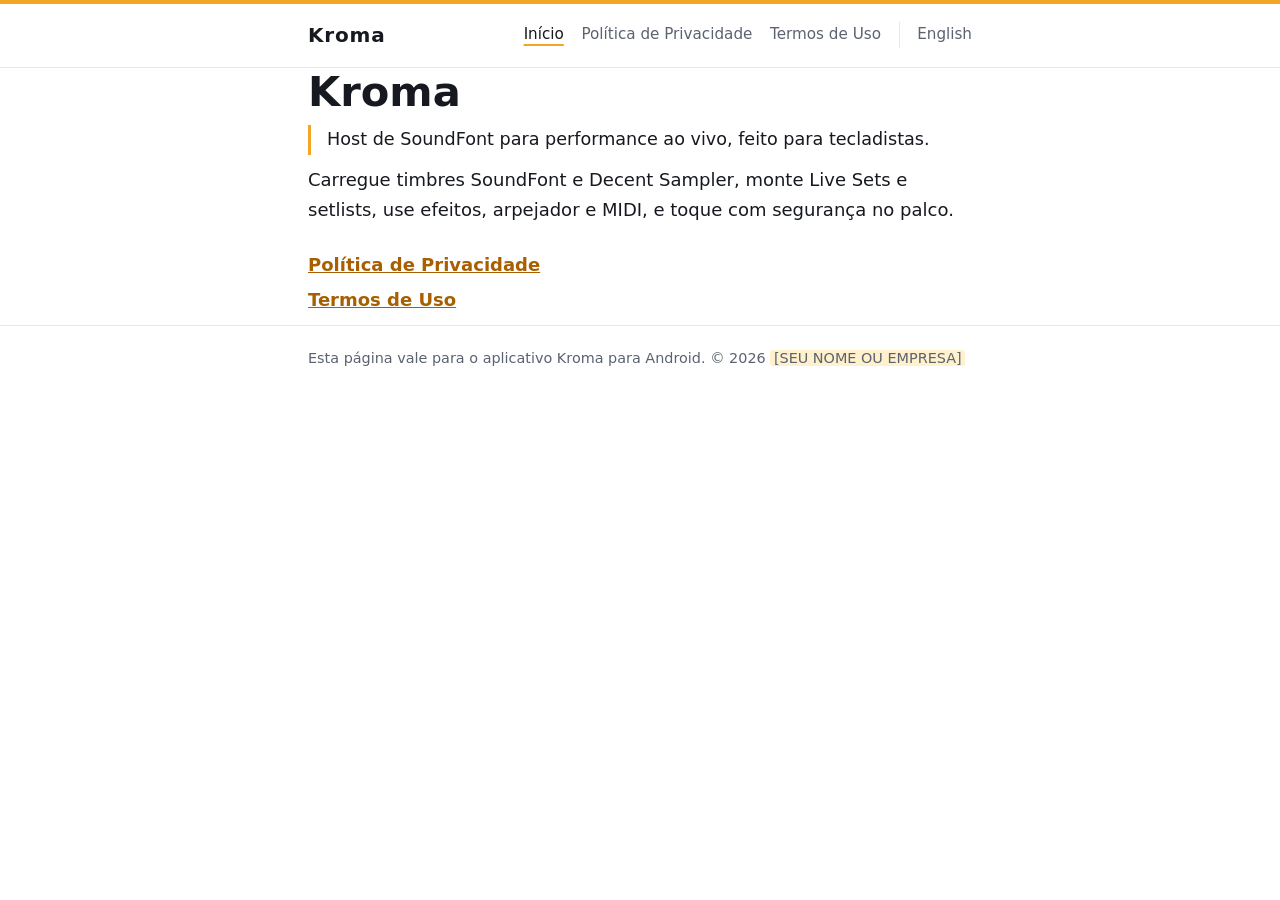
<file: kroma-site1/kroma-site/index.html>
<!DOCTYPE html>
<html lang="pt-BR"><head><meta charset="utf-8"><meta name="viewport" content="width=device-width,initial-scale=1">
<title>Kroma</title><meta name="description" content="Kroma: host de SoundFont para performance ao vivo."><meta name="color-scheme" content="light dark">
<link rel="alternate" hreflang="en" href="en/">
<link rel="stylesheet" href="style.css"></head><body>
<header><div class="w"><a class="brand" href="./">Kroma</a><nav><a href="./" aria-current="page">Início</a><a href="privacidade/">Política de Privacidade</a><a href="termos/">Termos de Uso</a><a class="lg" href="en/" lang="en">English</a></nav></div></header>
<main class="w"><h1>Kroma</h1><p class="lead">Host de SoundFont para performance ao vivo, feito para tecladistas.</p><p>Carregue timbres SoundFont e Decent Sampler, monte Live Sets e setlists, use efeitos, arpejador e MIDI, e toque com segurança no palco.</p><ul class="links"><li><a href="privacidade/">Política de Privacidade</a></li><li><a href="termos/">Termos de Uso</a></li></ul></main>
<footer><div class="w">Esta página vale para o aplicativo Kroma para Android. © 2026 <mark>[SEU NOME OU EMPRESA]</mark></div></footer></body></html>
</file>
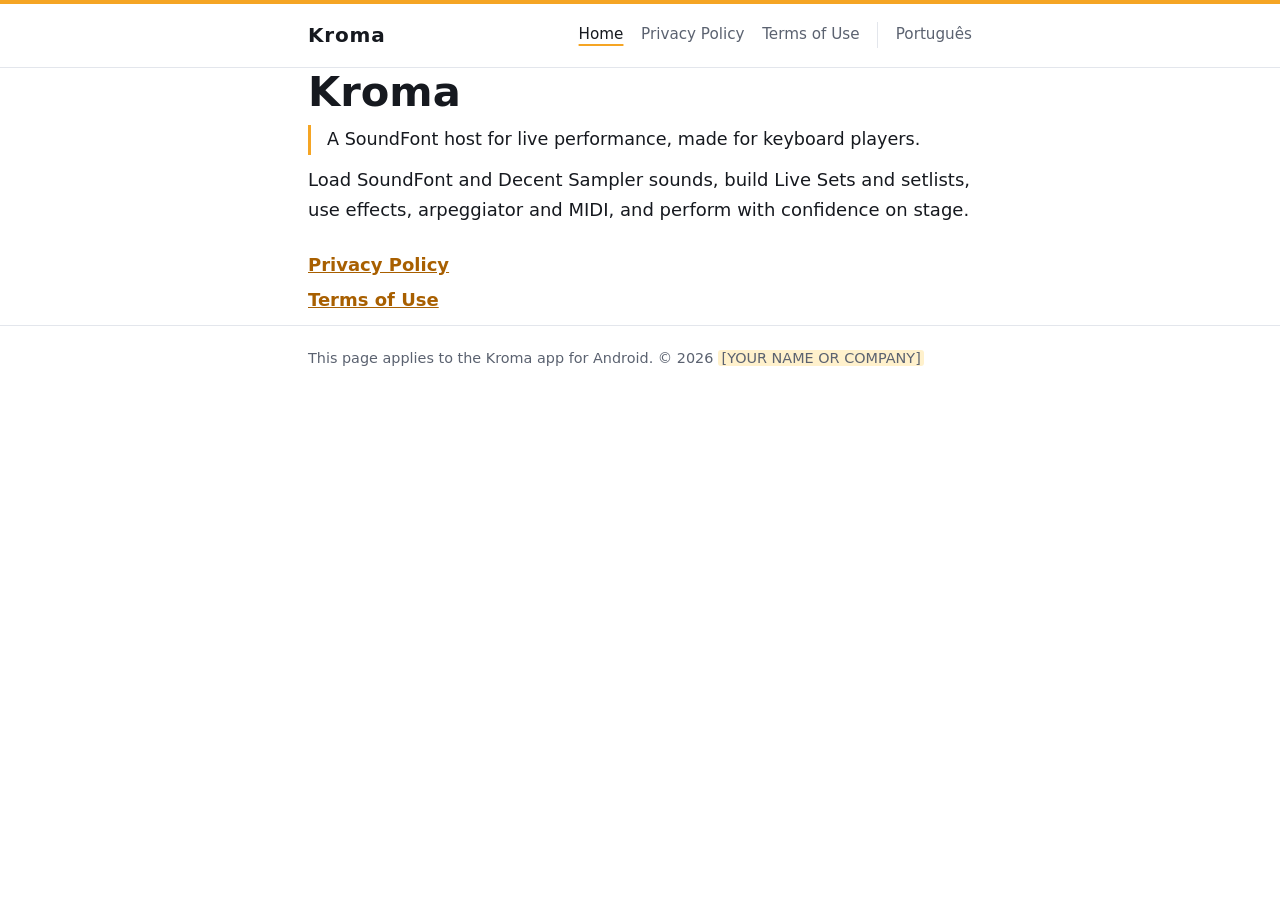
<file: kroma-site1/kroma-site/en/index.html>
<!DOCTYPE html>
<html lang="en"><head><meta charset="utf-8"><meta name="viewport" content="width=device-width,initial-scale=1">
<title>Kroma</title><meta name="description" content="Kroma: a SoundFont host for live performance."><meta name="color-scheme" content="light dark">
<link rel="alternate" hreflang="pt-BR" href="../">
<link rel="stylesheet" href="../style.css"></head><body>
<header><div class="w"><a class="brand" href="./">Kroma</a><nav><a href="./" aria-current="page">Home</a><a href="privacy/">Privacy Policy</a><a href="terms/">Terms of Use</a><a class="lg" href="../" lang="pt-BR">Português</a></nav></div></header>
<main class="w"><h1>Kroma</h1><p class="lead">A SoundFont host for live performance, made for keyboard players.</p><p>Load SoundFont and Decent Sampler sounds, build Live Sets and setlists, use effects, arpeggiator and MIDI, and perform with confidence on stage.</p><ul class="links"><li><a href="privacy/">Privacy Policy</a></li><li><a href="terms/">Terms of Use</a></li></ul></main>
<footer><div class="w">This page applies to the Kroma app for Android. © 2026 <mark>[YOUR NAME OR COMPANY]</mark></div></footer></body></html>
</file>
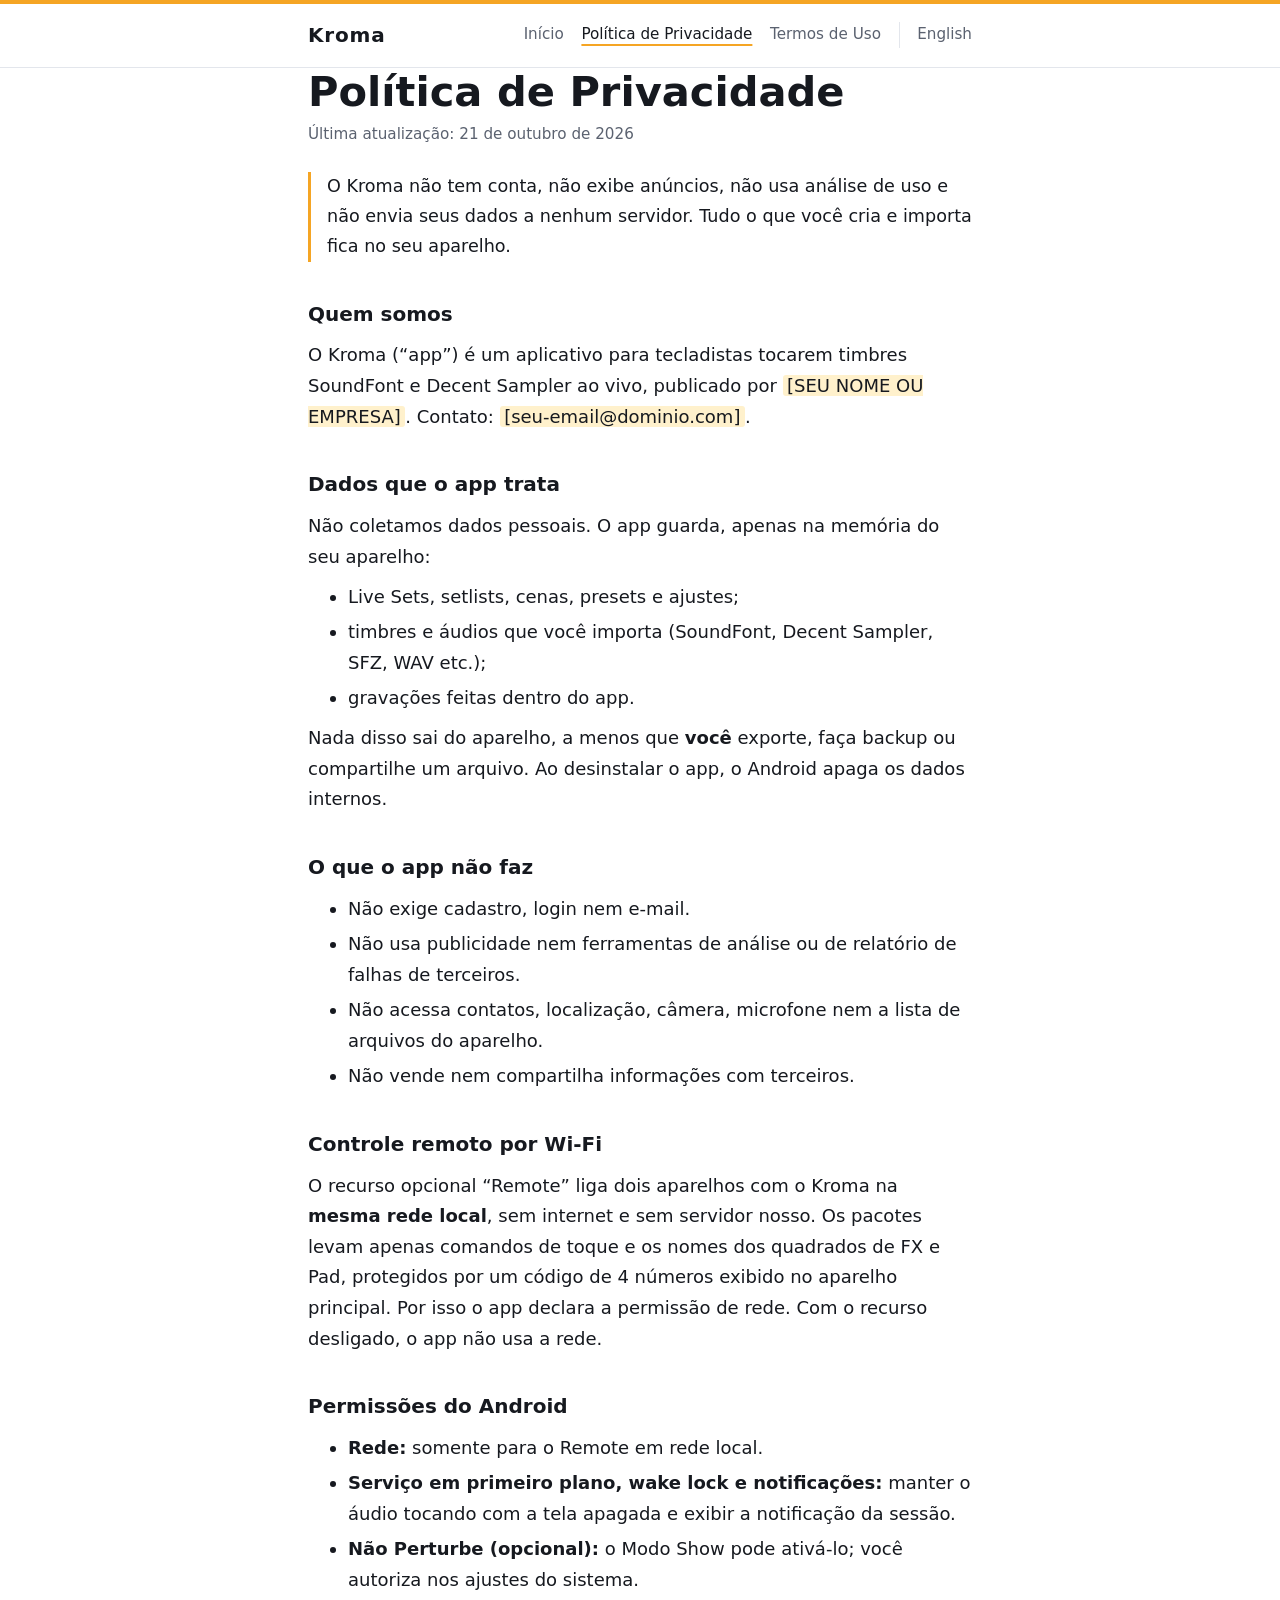
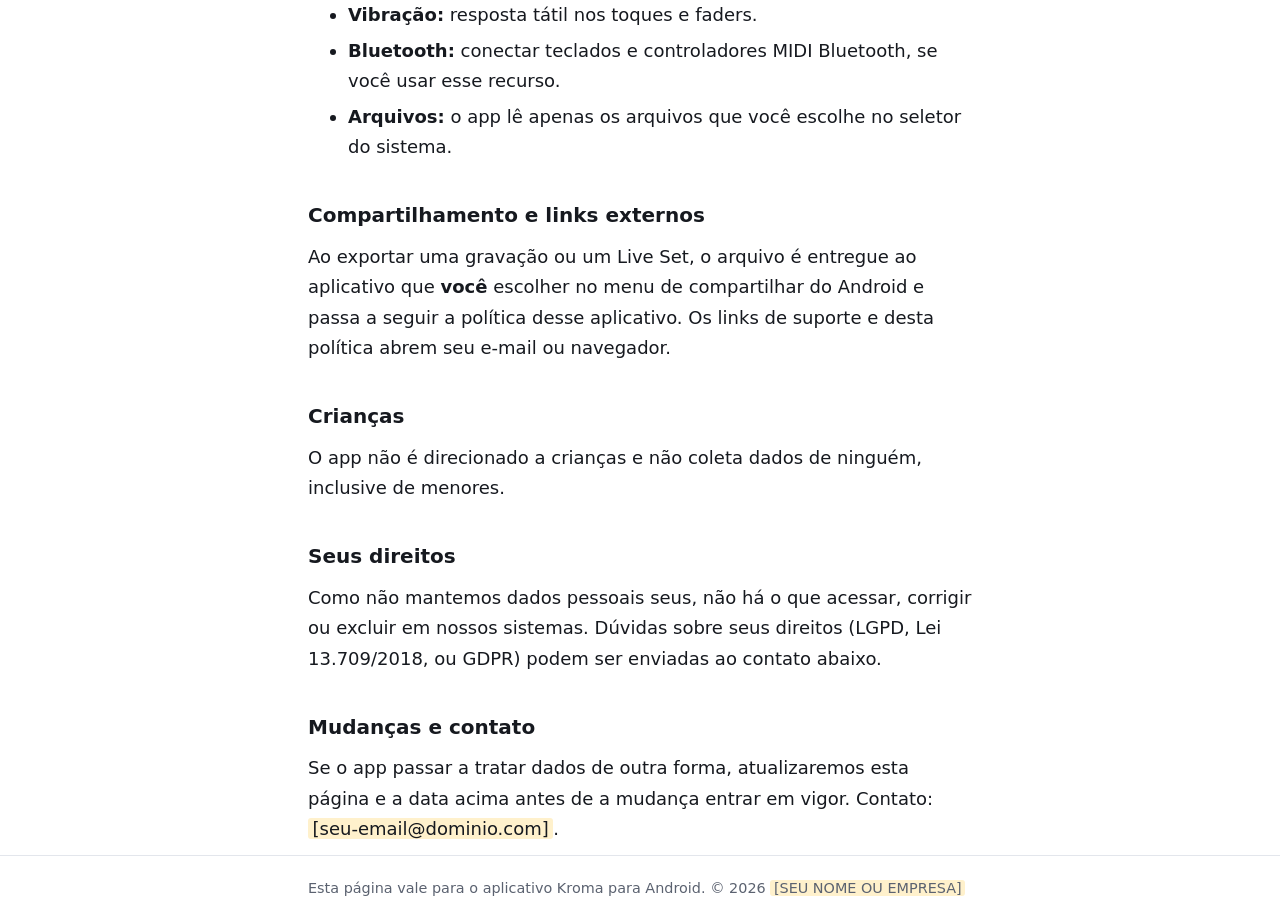
<file: kroma-site1/kroma-site/privacidade/index.html>
<!DOCTYPE html>
<html lang="pt-BR"><head><meta charset="utf-8"><meta name="viewport" content="width=device-width,initial-scale=1">
<title>Política de Privacidade – Kroma</title><meta name="description" content="Política de Privacidade do aplicativo Kroma."><meta name="color-scheme" content="light dark">
<link rel="alternate" hreflang="en" href="../en/privacy/">
<link rel="stylesheet" href="../style.css"></head><body>
<header><div class="w"><a class="brand" href="../">Kroma</a><nav><a href="../">Início</a><a href="./" aria-current="page">Política de Privacidade</a><a href="../termos/">Termos de Uso</a><a class="lg" href="../en/privacy/" lang="en">English</a></nav></div></header>
<main class="w"><h1>Política de Privacidade</h1><p class="meta">Última atualização: 21 de outubro de 2026</p><p class="lead">O Kroma não tem conta, não exibe anúncios, não usa análise de uso e não envia seus dados a nenhum servidor. Tudo o que você cria e importa fica no seu aparelho.</p><section><h2>Quem somos</h2><p>O Kroma (“app”) é um aplicativo para tecladistas tocarem timbres SoundFont e Decent Sampler ao vivo, publicado por <mark>[SEU NOME OU EMPRESA]</mark>. Contato: <mark>[seu-email@dominio.com]</mark>.</p></section><section><h2>Dados que o app trata</h2><p>Não coletamos dados pessoais. O app guarda, apenas na memória do seu aparelho:</p><ul><li>Live Sets, setlists, cenas, presets e ajustes;</li><li>timbres e áudios que você importa (SoundFont, Decent Sampler, SFZ, WAV etc.);</li><li>gravações feitas dentro do app.</li></ul><p>Nada disso sai do aparelho, a menos que <strong>você</strong> exporte, faça backup ou compartilhe um arquivo. Ao desinstalar o app, o Android apaga os dados internos.</p></section><section><h2>O que o app não faz</h2><ul><li>Não exige cadastro, login nem e-mail.</li><li>Não usa publicidade nem ferramentas de análise ou de relatório de falhas de terceiros.</li><li>Não acessa contatos, localização, câmera, microfone nem a lista de arquivos do aparelho.</li><li>Não vende nem compartilha informações com terceiros.</li></ul></section><section><h2>Controle remoto por Wi-Fi</h2><p>O recurso opcional “Remote” liga dois aparelhos com o Kroma na <strong>mesma rede local</strong>, sem internet e sem servidor nosso. Os pacotes levam apenas comandos de toque e os nomes dos quadrados de FX e Pad, protegidos por um código de 4 números exibido no aparelho principal. Por isso o app declara a permissão de rede. Com o recurso desligado, o app não usa a rede.</p></section><section><h2>Permissões do Android</h2><ul><li><strong>Rede:</strong> somente para o Remote em rede local.</li><li><strong>Serviço em primeiro plano, wake lock e notificações:</strong> manter o áudio tocando com a tela apagada e exibir a notificação da sessão.</li><li><strong>Não Perturbe (opcional):</strong> o Modo Show pode ativá-lo; você autoriza nos ajustes do sistema.</li><li><strong>Vibração:</strong> resposta tátil nos toques e faders.</li><li><strong>Bluetooth:</strong> conectar teclados e controladores MIDI Bluetooth, se você usar esse recurso.</li><li><strong>Arquivos:</strong> o app lê apenas os arquivos que você escolhe no seletor do sistema.</li></ul></section><section><h2>Compartilhamento e links externos</h2><p>Ao exportar uma gravação ou um Live Set, o arquivo é entregue ao aplicativo que <strong>você</strong> escolher no menu de compartilhar do Android e passa a seguir a política desse aplicativo. Os links de suporte e desta política abrem seu e-mail ou navegador.</p></section><section><h2>Crianças</h2><p>O app não é direcionado a crianças e não coleta dados de ninguém, inclusive de menores.</p></section><section><h2>Seus direitos</h2><p>Como não mantemos dados pessoais seus, não há o que acessar, corrigir ou excluir em nossos sistemas. Dúvidas sobre seus direitos (LGPD, Lei 13.709/2018, ou GDPR) podem ser enviadas ao contato abaixo.</p></section><section><h2>Mudanças e contato</h2><p>Se o app passar a tratar dados de outra forma, atualizaremos esta página e a data acima antes de a mudança entrar em vigor. Contato: <mark>[seu-email@dominio.com]</mark>.</p></section></main>
<footer><div class="w">Esta página vale para o aplicativo Kroma para Android. © 2026 <mark>[SEU NOME OU EMPRESA]</mark></div></footer></body></html>
</file>
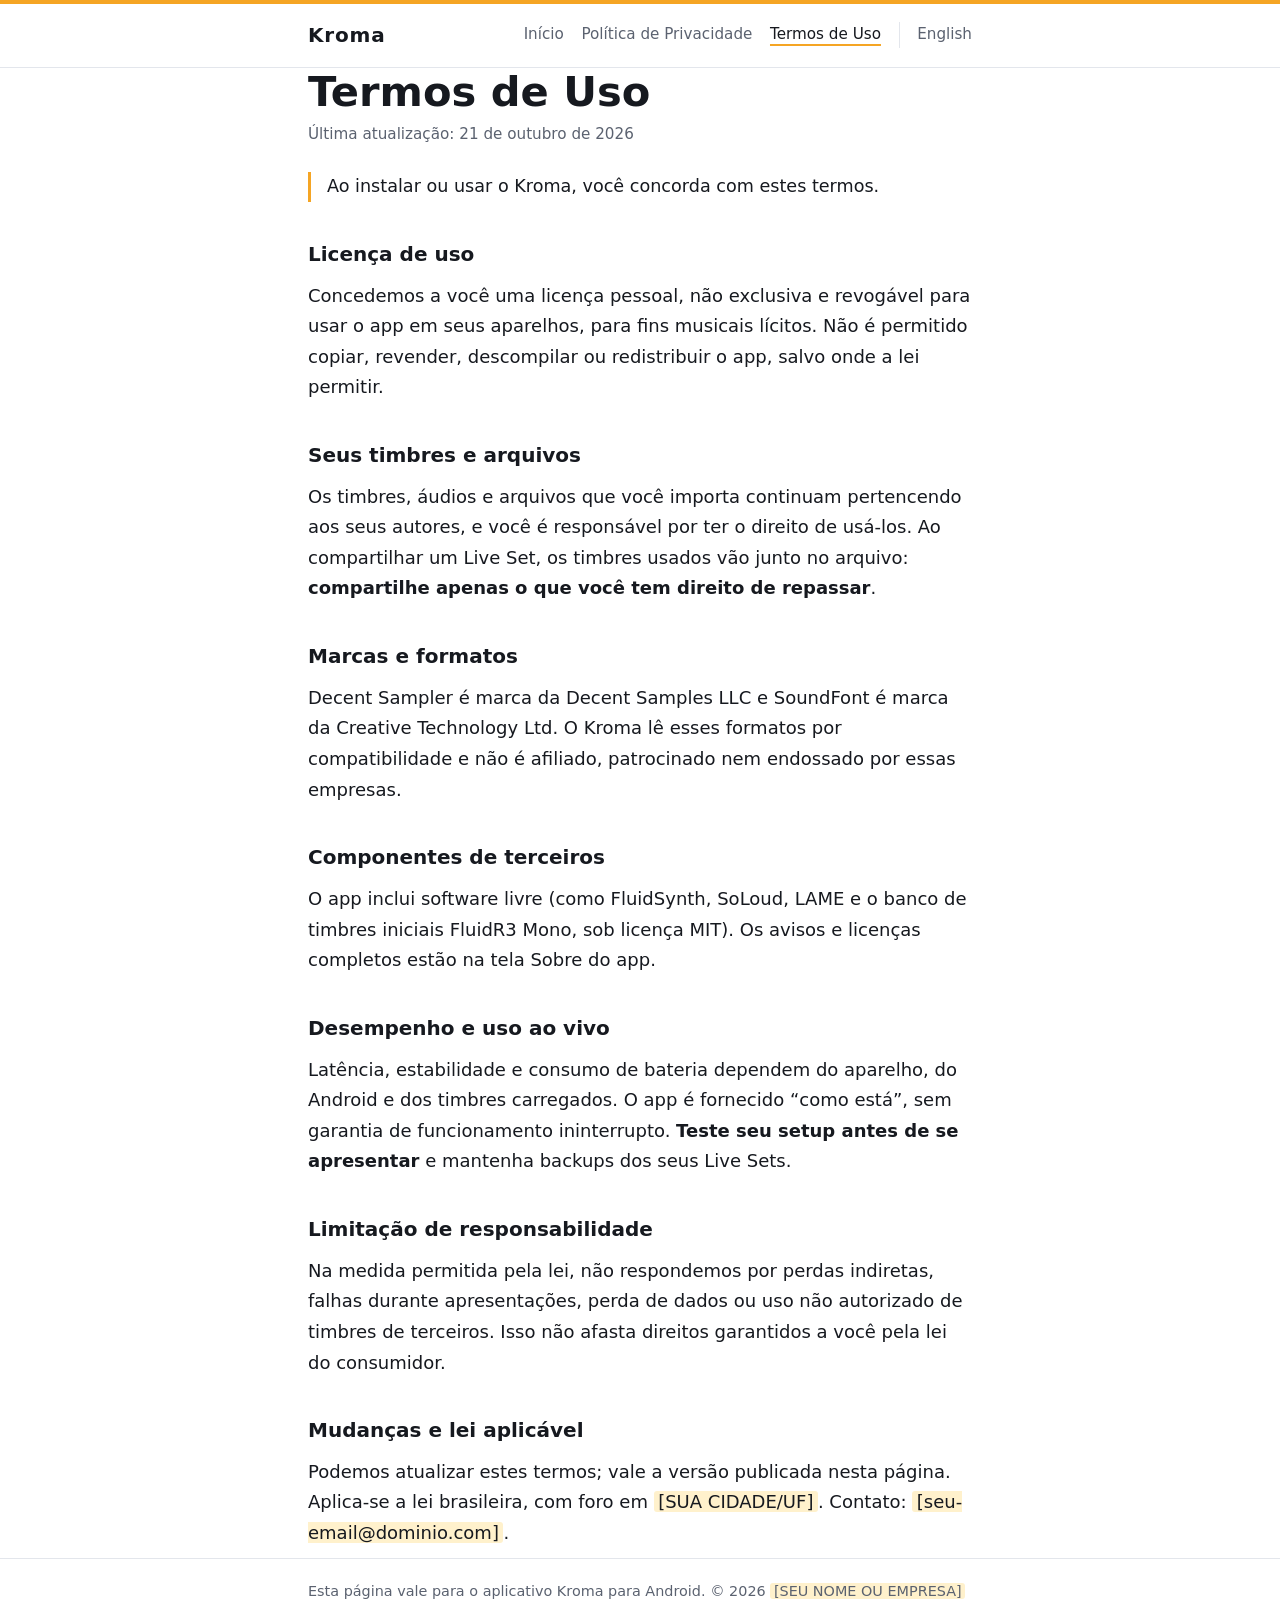
<file: kroma-site1/kroma-site/termos/index.html>
<!DOCTYPE html>
<html lang="pt-BR"><head><meta charset="utf-8"><meta name="viewport" content="width=device-width,initial-scale=1">
<title>Termos de Uso – Kroma</title><meta name="description" content="Termos de Uso do aplicativo Kroma."><meta name="color-scheme" content="light dark">
<link rel="alternate" hreflang="en" href="../en/terms/">
<link rel="stylesheet" href="../style.css"></head><body>
<header><div class="w"><a class="brand" href="../">Kroma</a><nav><a href="../">Início</a><a href="../privacidade/">Política de Privacidade</a><a href="./" aria-current="page">Termos de Uso</a><a class="lg" href="../en/terms/" lang="en">English</a></nav></div></header>
<main class="w"><h1>Termos de Uso</h1><p class="meta">Última atualização: 21 de outubro de 2026</p><p class="lead">Ao instalar ou usar o Kroma, você concorda com estes termos.</p><section><h2>Licença de uso</h2><p>Concedemos a você uma licença pessoal, não exclusiva e revogável para usar o app em seus aparelhos, para fins musicais lícitos. Não é permitido copiar, revender, descompilar ou redistribuir o app, salvo onde a lei permitir.</p></section><section><h2>Seus timbres e arquivos</h2><p>Os timbres, áudios e arquivos que você importa continuam pertencendo aos seus autores, e você é responsável por ter o direito de usá-los. Ao compartilhar um Live Set, os timbres usados vão junto no arquivo: <strong>compartilhe apenas o que você tem direito de repassar</strong>.</p></section><section><h2>Marcas e formatos</h2><p>Decent Sampler é marca da Decent Samples LLC e SoundFont é marca da Creative Technology Ltd. O Kroma lê esses formatos por compatibilidade e não é afiliado, patrocinado nem endossado por essas empresas.</p></section><section><h2>Componentes de terceiros</h2><p>O app inclui software livre (como FluidSynth, SoLoud, LAME e o banco de timbres iniciais FluidR3 Mono, sob licença MIT). Os avisos e licenças completos estão na tela Sobre do app.</p></section><section><h2>Desempenho e uso ao vivo</h2><p>Latência, estabilidade e consumo de bateria dependem do aparelho, do Android e dos timbres carregados. O app é fornecido “como está”, sem garantia de funcionamento ininterrupto. <strong>Teste seu setup antes de se apresentar</strong> e mantenha backups dos seus Live Sets.</p></section><section><h2>Limitação de responsabilidade</h2><p>Na medida permitida pela lei, não respondemos por perdas indiretas, falhas durante apresentações, perda de dados ou uso não autorizado de timbres de terceiros. Isso não afasta direitos garantidos a você pela lei do consumidor.</p></section><section><h2>Mudanças e lei aplicável</h2><p>Podemos atualizar estes termos; vale a versão publicada nesta página. Aplica-se a lei brasileira, com foro em <mark>[SUA CIDADE/UF]</mark>. Contato: <mark>[seu-email@dominio.com]</mark>.</p></section></main>
<footer><div class="w">Esta página vale para o aplicativo Kroma para Android. © 2026 <mark>[SEU NOME OU EMPRESA]</mark></div></footer></body></html>
</file>
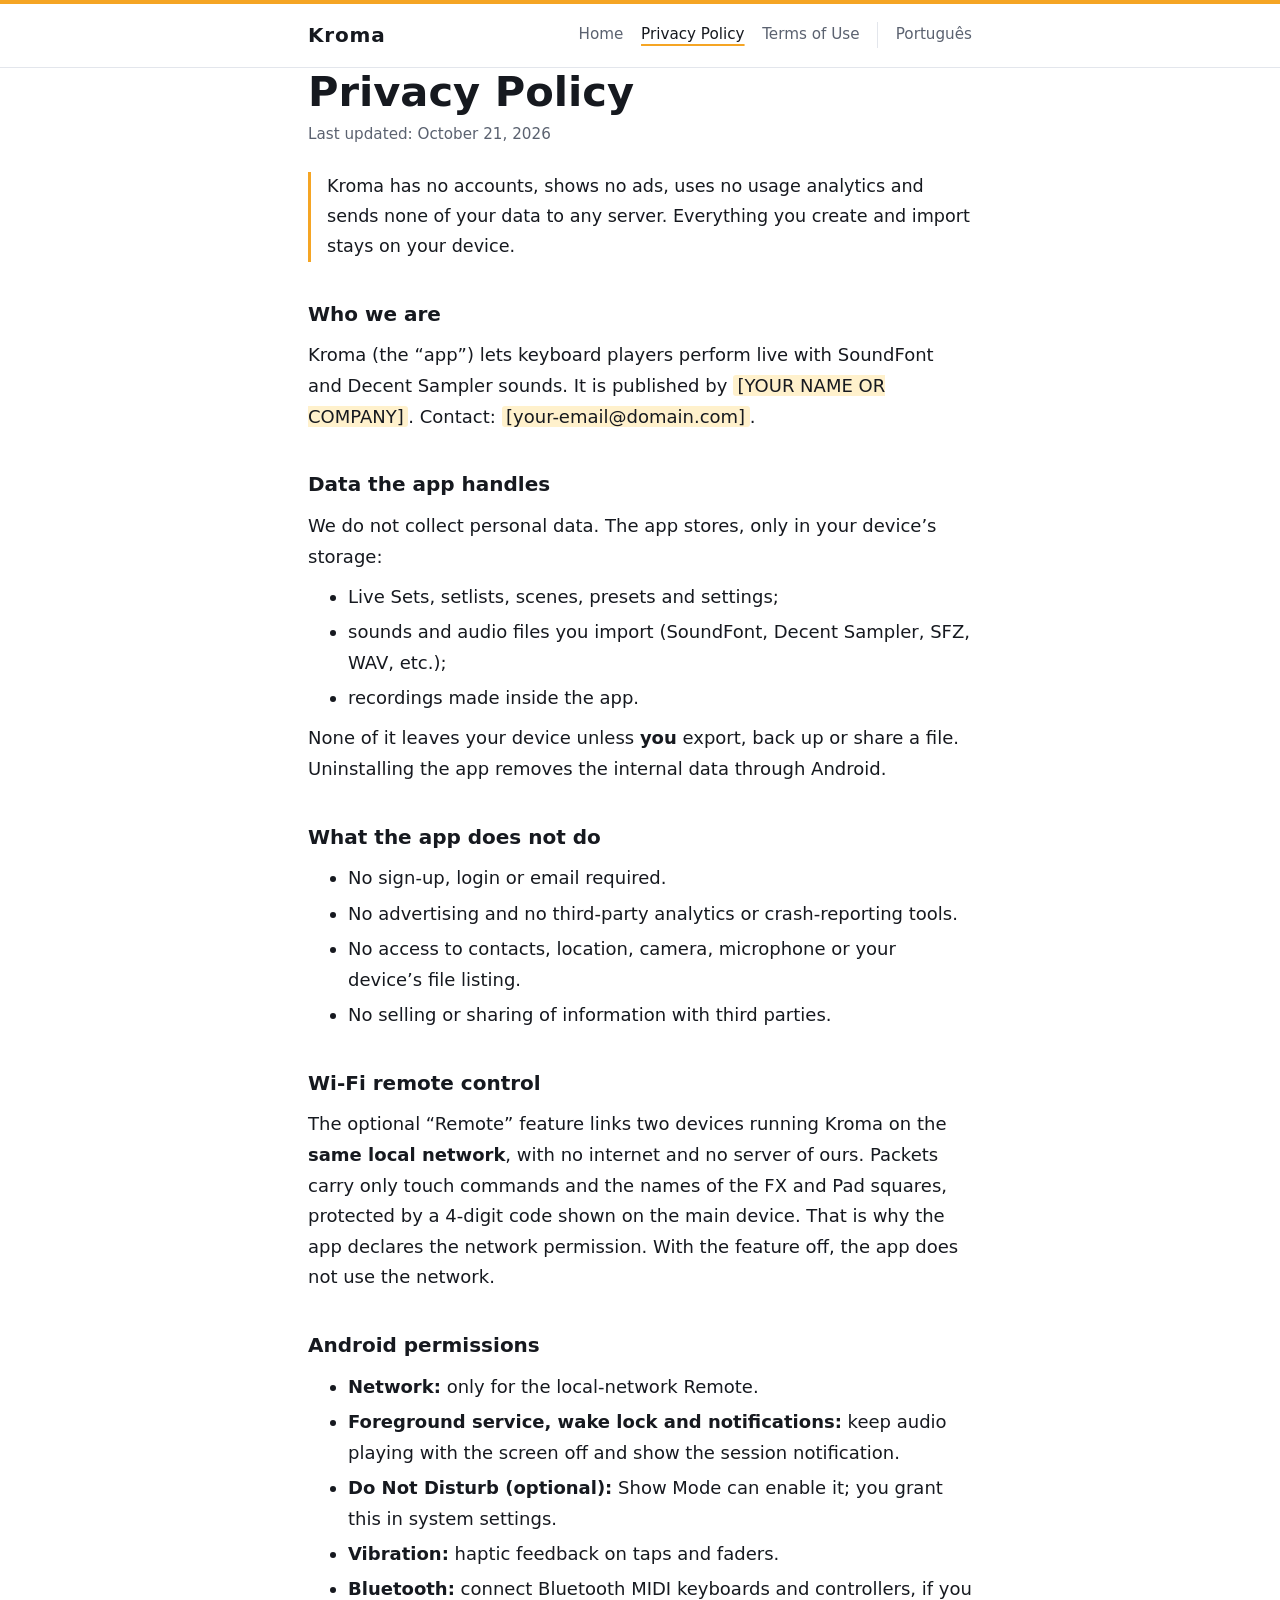
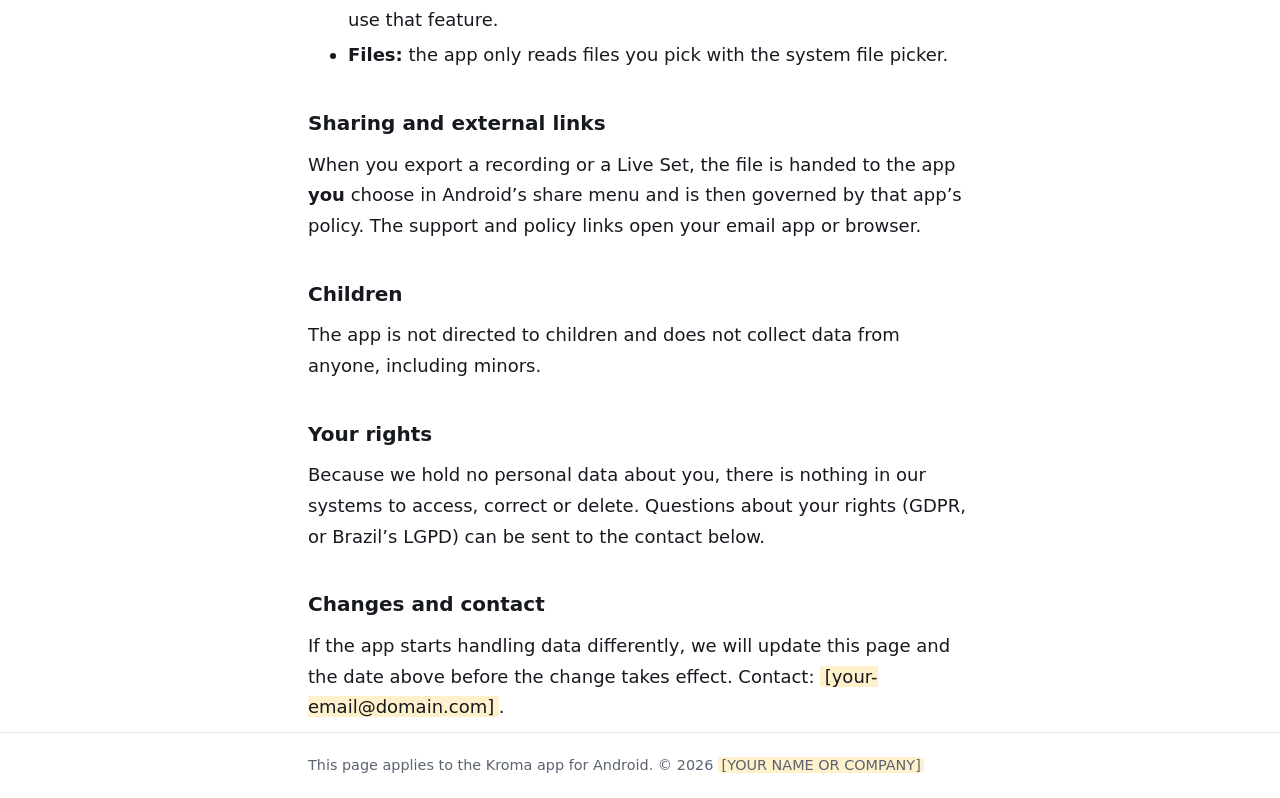
<file: kroma-site1/kroma-site/en/privacy/index.html>
<!DOCTYPE html>
<html lang="en"><head><meta charset="utf-8"><meta name="viewport" content="width=device-width,initial-scale=1">
<title>Privacy Policy – Kroma</title><meta name="description" content="Privacy Policy for the Kroma app."><meta name="color-scheme" content="light dark">
<link rel="alternate" hreflang="pt-BR" href="../../privacidade/">
<link rel="stylesheet" href="../../style.css"></head><body>
<header><div class="w"><a class="brand" href="../">Kroma</a><nav><a href="../">Home</a><a href="./" aria-current="page">Privacy Policy</a><a href="../terms/">Terms of Use</a><a class="lg" href="../../privacidade/" lang="pt-BR">Português</a></nav></div></header>
<main class="w"><h1>Privacy Policy</h1><p class="meta">Last updated: October 21, 2026</p><p class="lead">Kroma has no accounts, shows no ads, uses no usage analytics and sends none of your data to any server. Everything you create and import stays on your device.</p><section><h2>Who we are</h2><p>Kroma (the “app”) lets keyboard players perform live with SoundFont and Decent Sampler sounds. It is published by <mark>[YOUR NAME OR COMPANY]</mark>. Contact: <mark>[your-email@domain.com]</mark>.</p></section><section><h2>Data the app handles</h2><p>We do not collect personal data. The app stores, only in your device’s storage:</p><ul><li>Live Sets, setlists, scenes, presets and settings;</li><li>sounds and audio files you import (SoundFont, Decent Sampler, SFZ, WAV, etc.);</li><li>recordings made inside the app.</li></ul><p>None of it leaves your device unless <strong>you</strong> export, back up or share a file. Uninstalling the app removes the internal data through Android.</p></section><section><h2>What the app does not do</h2><ul><li>No sign-up, login or email required.</li><li>No advertising and no third-party analytics or crash-reporting tools.</li><li>No access to contacts, location, camera, microphone or your device’s file listing.</li><li>No selling or sharing of information with third parties.</li></ul></section><section><h2>Wi-Fi remote control</h2><p>The optional “Remote” feature links two devices running Kroma on the <strong>same local network</strong>, with no internet and no server of ours. Packets carry only touch commands and the names of the FX and Pad squares, protected by a 4-digit code shown on the main device. That is why the app declares the network permission. With the feature off, the app does not use the network.</p></section><section><h2>Android permissions</h2><ul><li><strong>Network:</strong> only for the local-network Remote.</li><li><strong>Foreground service, wake lock and notifications:</strong> keep audio playing with the screen off and show the session notification.</li><li><strong>Do Not Disturb (optional):</strong> Show Mode can enable it; you grant this in system settings.</li><li><strong>Vibration:</strong> haptic feedback on taps and faders.</li><li><strong>Bluetooth:</strong> connect Bluetooth MIDI keyboards and controllers, if you use that feature.</li><li><strong>Files:</strong> the app only reads files you pick with the system file picker.</li></ul></section><section><h2>Sharing and external links</h2><p>When you export a recording or a Live Set, the file is handed to the app <strong>you</strong> choose in Android’s share menu and is then governed by that app’s policy. The support and policy links open your email app or browser.</p></section><section><h2>Children</h2><p>The app is not directed to children and does not collect data from anyone, including minors.</p></section><section><h2>Your rights</h2><p>Because we hold no personal data about you, there is nothing in our systems to access, correct or delete. Questions about your rights (GDPR, or Brazil’s LGPD) can be sent to the contact below.</p></section><section><h2>Changes and contact</h2><p>If the app starts handling data differently, we will update this page and the date above before the change takes effect. Contact: <mark>[your-email@domain.com]</mark>.</p></section></main>
<footer><div class="w">This page applies to the Kroma app for Android. © 2026 <mark>[YOUR NAME OR COMPANY]</mark></div></footer></body></html>
</file>
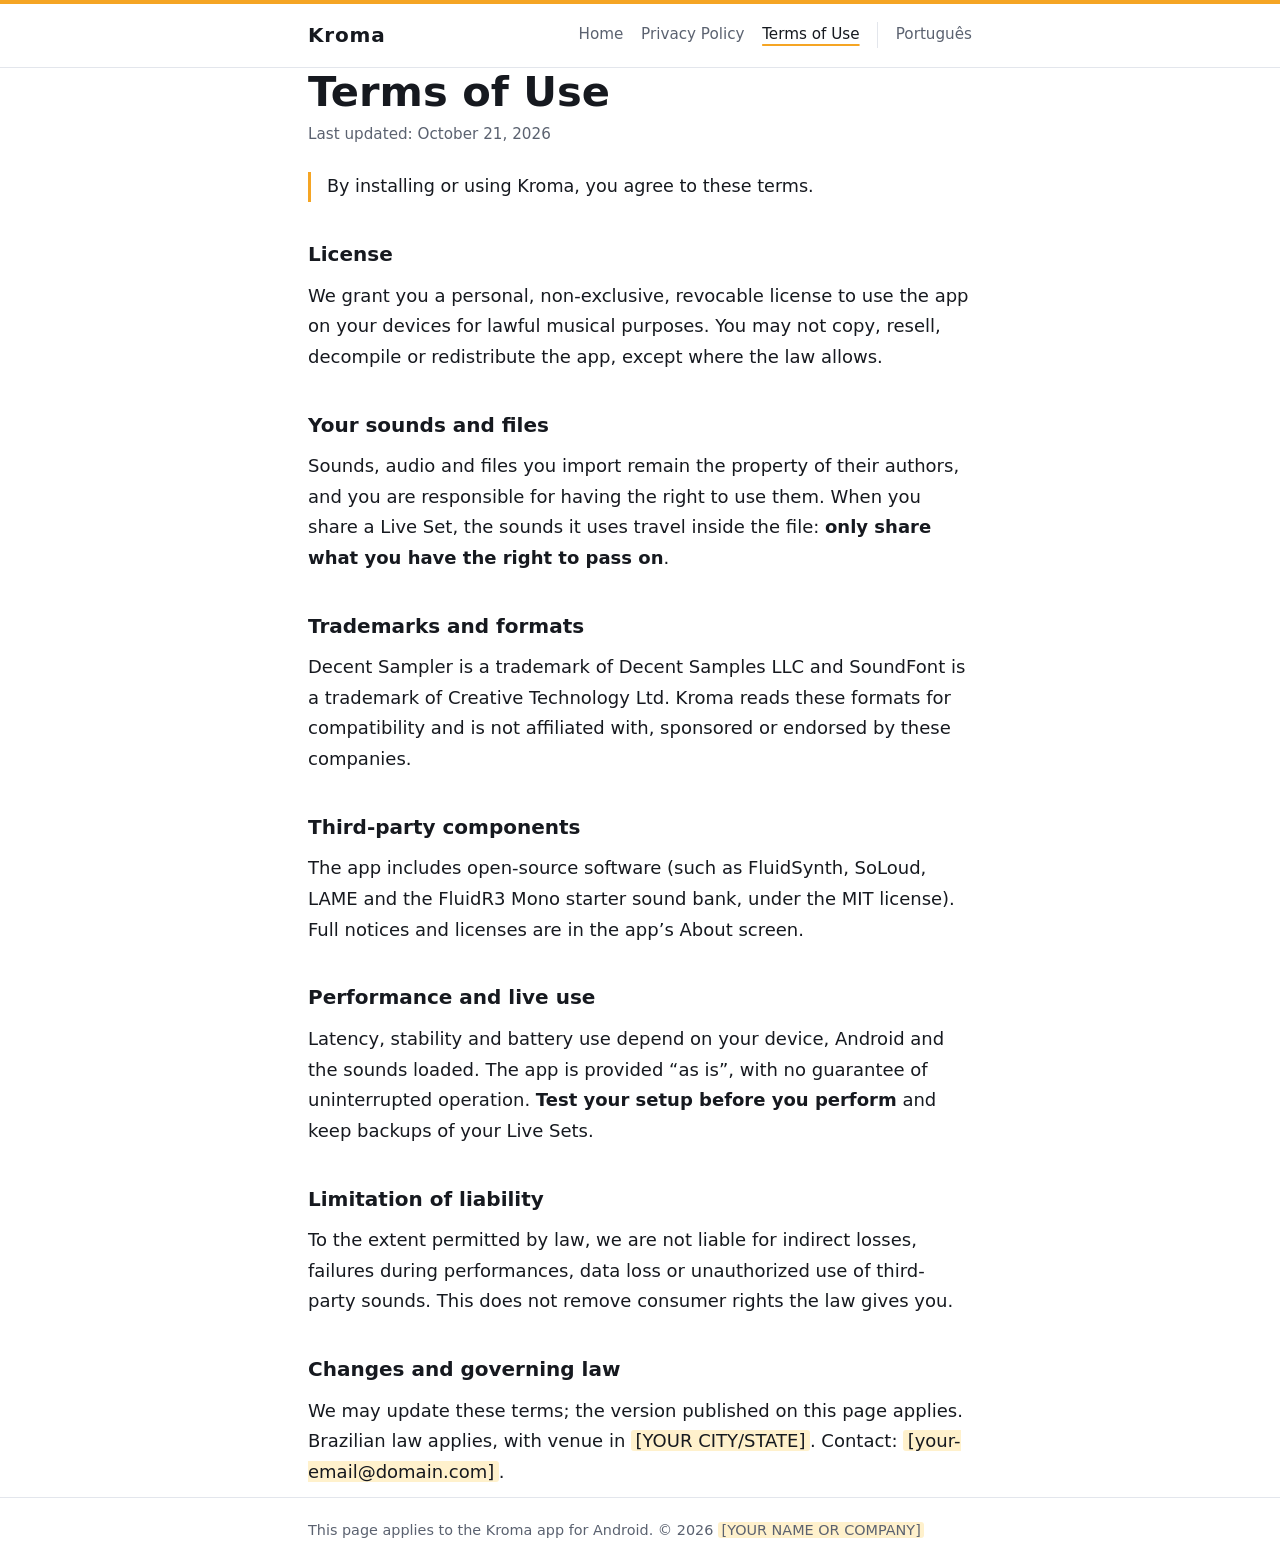
<file: kroma-site1/kroma-site/en/terms/index.html>
<!DOCTYPE html>
<html lang="en"><head><meta charset="utf-8"><meta name="viewport" content="width=device-width,initial-scale=1">
<title>Terms of Use – Kroma</title><meta name="description" content="Terms of Use for the Kroma app."><meta name="color-scheme" content="light dark">
<link rel="alternate" hreflang="pt-BR" href="../../termos/">
<link rel="stylesheet" href="../../style.css"></head><body>
<header><div class="w"><a class="brand" href="../">Kroma</a><nav><a href="../">Home</a><a href="../privacy/">Privacy Policy</a><a href="./" aria-current="page">Terms of Use</a><a class="lg" href="../../termos/" lang="pt-BR">Português</a></nav></div></header>
<main class="w"><h1>Terms of Use</h1><p class="meta">Last updated: October 21, 2026</p><p class="lead">By installing or using Kroma, you agree to these terms.</p><section><h2>License</h2><p>We grant you a personal, non-exclusive, revocable license to use the app on your devices for lawful musical purposes. You may not copy, resell, decompile or redistribute the app, except where the law allows.</p></section><section><h2>Your sounds and files</h2><p>Sounds, audio and files you import remain the property of their authors, and you are responsible for having the right to use them. When you share a Live Set, the sounds it uses travel inside the file: <strong>only share what you have the right to pass on</strong>.</p></section><section><h2>Trademarks and formats</h2><p>Decent Sampler is a trademark of Decent Samples LLC and SoundFont is a trademark of Creative Technology Ltd. Kroma reads these formats for compatibility and is not affiliated with, sponsored or endorsed by these companies.</p></section><section><h2>Third-party components</h2><p>The app includes open-source software (such as FluidSynth, SoLoud, LAME and the FluidR3 Mono starter sound bank, under the MIT license). Full notices and licenses are in the app’s About screen.</p></section><section><h2>Performance and live use</h2><p>Latency, stability and battery use depend on your device, Android and the sounds loaded. The app is provided “as is”, with no guarantee of uninterrupted operation. <strong>Test your setup before you perform</strong> and keep backups of your Live Sets.</p></section><section><h2>Limitation of liability</h2><p>To the extent permitted by law, we are not liable for indirect losses, failures during performances, data loss or unauthorized use of third-party sounds. This does not remove consumer rights the law gives you.</p></section><section><h2>Changes and governing law</h2><p>We may update these terms; the version published on this page applies. Brazilian law applies, with venue in <mark>[YOUR CITY/STATE]</mark>. Contact: <mark>[your-email@domain.com]</mark>.</p></section></main>
<footer><div class="w">This page applies to the Kroma app for Android. © 2026 <mark>[YOUR NAME OR COMPANY]</mark></div></footer></body></html>
</file>
<file: kroma-site1/kroma-site/style.css>
*{box-sizing:border-box}
:root{--bg:#fff;--fg:#16191f;--mut:#5b6270;--line:#e3e6ec;--acc:#a85f00;--bar:#f5a524;--mark:#fff1cc}
@media(prefers-color-scheme:dark){:root{--bg:#0d0f13;--fg:#edeff3;--mut:#9aa0ac;--line:#2b303a;--acc:#f5a524;--mark:#4a3510}}
html{-webkit-text-size-adjust:100%}
body{margin:0;background:var(--bg);color:var(--fg);font:18px/1.7 system-ui,-apple-system,"Segoe UI",Roboto,Helvetica,Arial,sans-serif}
.w{max-width:44rem;margin:0 auto;padding:0 1.25rem}
header{border-top:4px solid var(--bar);border-bottom:1px solid var(--line)}
header .w{display:flex;flex-wrap:wrap;align-items:center;justify-content:space-between;gap:.5rem 1.25rem;padding-top:.9rem;padding-bottom:.9rem}
.brand{font-weight:800;font-size:1.25rem;letter-spacing:.04em;color:var(--fg);text-decoration:none}
nav{display:flex;flex-wrap:wrap;gap:.25rem 1.1rem;font-size:.95rem}
nav a{color:var(--mut);text-decoration:none}nav a:hover,nav a[aria-current]{color:var(--fg)}
nav a[aria-current]{text-decoration:underline;text-decoration-color:var(--bar);text-underline-offset:.35em;text-decoration-thickness:2px}
nav .lg{border-left:1px solid var(--line);padding-left:1.1rem}
main{padding-top:2.5rem;padding-bottom:3rem}
h1{font-size:clamp(1.9rem,6vw,2.6rem);line-height:1.15;margin:0 0 .4rem}
h2{font-size:1.25rem;margin:2.2rem 0 .3rem}
.meta{color:var(--mut);font-size:.95rem;margin:0 0 1.5rem}
.lead{font-size:1.1rem;padding-left:1rem;border-left:3px solid var(--bar)}
p,ul{margin:.6rem 0}li{margin:.3rem 0}
a{color:var(--acc)}
.links{list-style:none;padding:0;margin-top:1.5rem}.links a{font-weight:600}
mark{background:var(--mark);color:inherit;padding:0 .25em;border-radius:3px}
footer{border-top:1px solid var(--line);color:var(--mut);font-size:.9rem;padding:1.25rem 0 calc(1.25rem + env(safe-area-inset-bottom,0))}
a:focus-visible{outline:2px solid var(--bar);outline-offset:3px}
@media print{header,footer nav{display:none}body{font-size:12pt}}
</file>
